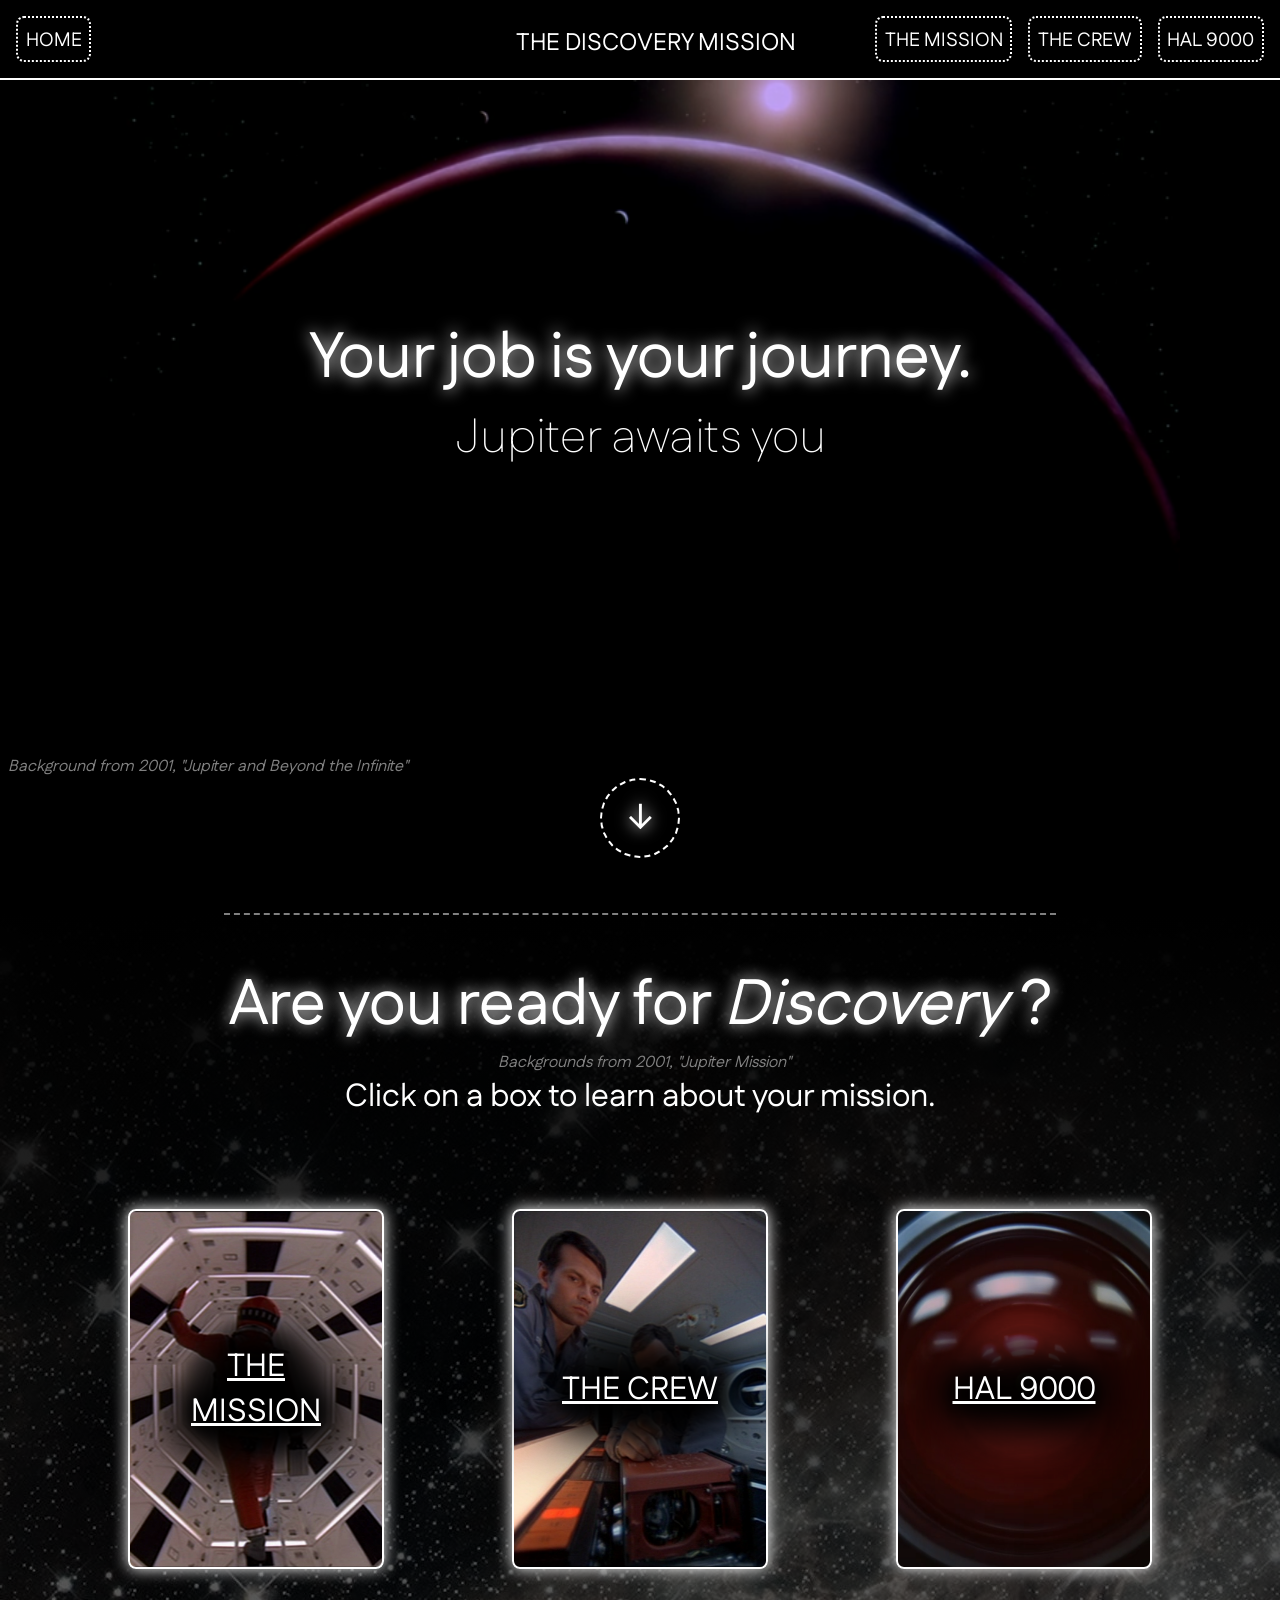
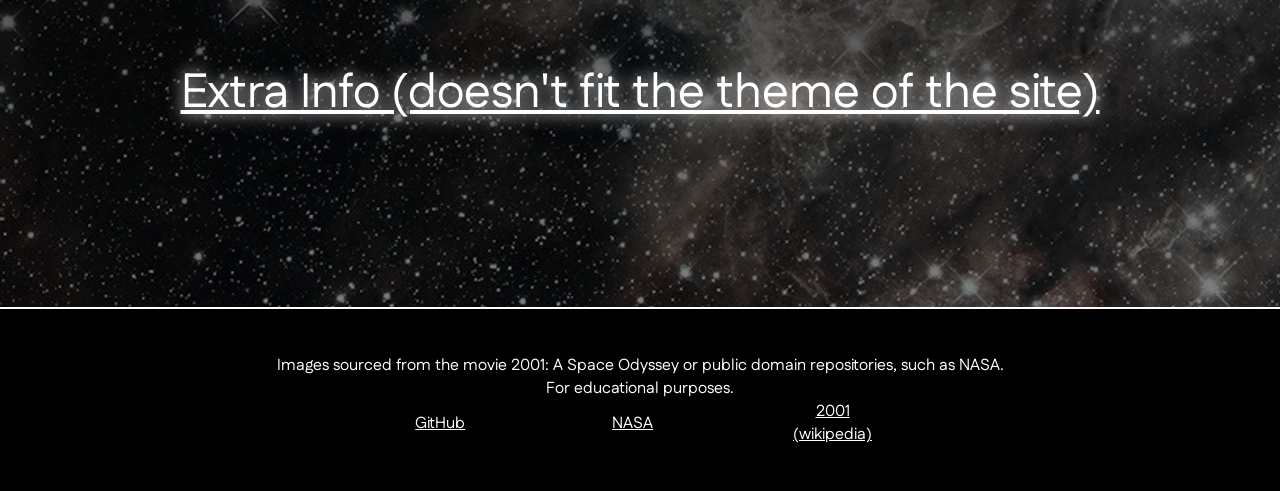
<file: index.html>
<!DOCTYPE html>
<html>
     <head lang="en">
          <meta charset="utf-8">
          <link href="css/theme.css" rel="stylesheet">
          <link href="css/gen.css" rel="stylesheet">
          <link href="css/home.css" rel="stylesheet">
     </head>
     <body>
          <div class="vbox">

               <!-- Top bar -->
               <div class="hbox p8px mh64px" id="top-bar">
                    <div class="flex1 hbox">
                         <a href="index.html" class="topbar-item"><p>HOME</p></a>
                    </div>
                    <p class="flex1 align-center topbar-item" id="top-bar-label">THE DISCOVERY MISSION</p>
                    <div class="hbox" id="topbar-right">
                         <a href="hal9000.html" class="topbar-item"><p>HAL 9000</p></a>
                         <a href="crew.html" class="topbar-item"><p>THE CREW</p></a>
                         <a href="mission.html" class="topbar-item"><p>THE MISSION</p></a>
                    </div>
               </div>

               <!-- Main page content -->
               <div id="main-page">
                    <div class="vbox align-center h75vh p8px pt10vh w100vw" id="main-page">
                         <h1 id="slogan" class="text-anchor-bottom mt25vh glow">Your job is your journey.</h1>
                         <h2 id="subtitle" class="text-anchor-top weight200">Jupiter awaits you</h2>
                    </div>
                    <p class="image-credit">Background from 2001, "Jupiter and Beyond the Infinite"</p>
               </div>
               
               <!-- an arrow  -->
               <div class="align-center w100vw h15vh">
                    <button onclick="window.scrollTo({top: 1000, behavior: 'smooth'});" id="go-down" class="glow"><p>↓</p></button>
               </div>
               
               <!-- The extra information -->
               <div id="content" class="align-center w100vw pb20vh">
                    <h1 id="ready-for-discovery" class="align-center glow">Are you ready for <italic>Discovery</italic> ?</h1>
                    <p class="image-credit">Backgrounds from 2001, "Jupiter Mission"</p>
                    <h3>Click on a box to learn about your mission.</h3>
                    <div class="hbox align-center mt10vh pl5vw pr5vw">
                         <div class="primary-panel flex1 h40vh ml5vw mr5vw" id="primary-mission">
                              <a href="mission.html">THE MISSION</a>
                         </div>
                         <div class="primary-panel flex1 h40vh ml5vw mr5vw" id="primary-crew">
                              <a href="crew.html">THE CREW</a>
                         </div>
                         <div class="primary-panel flex1 h40vh ml5vw mr5vw" id="primary-hal">
                              <a href="hal9000.html">HAL 9000</a>
                         </div>
                    </div>
                    <a href="extra.html"><h2 class="glow mt10vh">Extra Info (doesn't fit the theme of the site)</h2></a>
               </div>
               
               <!-- credits and stuff -->
               <div id="credits" class="w100vw pt5vh pb5vh align-center vbox">
                    <p class="flex1">Images sourced from the movie 2001: A Space Odyssey or public domain repositories, such as NASA.<br>
                    For educational purposes.</p>
                    <div id="links" class="hbox align-center">
                         <a href="https://github.com/nixii/2001-discovery" class="flex1 ml5vw mr5vw">GitHub</a>
                         <a href="https://nasa.gov" class="flex1 ml5vw mr5vw">NASA</a>
                         <a href="https://en.wikipedia.org/wiki/2001:_A_Space_Odyssey" class="flex1 ml5vw mr5vw">2001 (wikipedia)</a>
                    </div>
               </div>
          </div>
     </body>
</html>
</file>
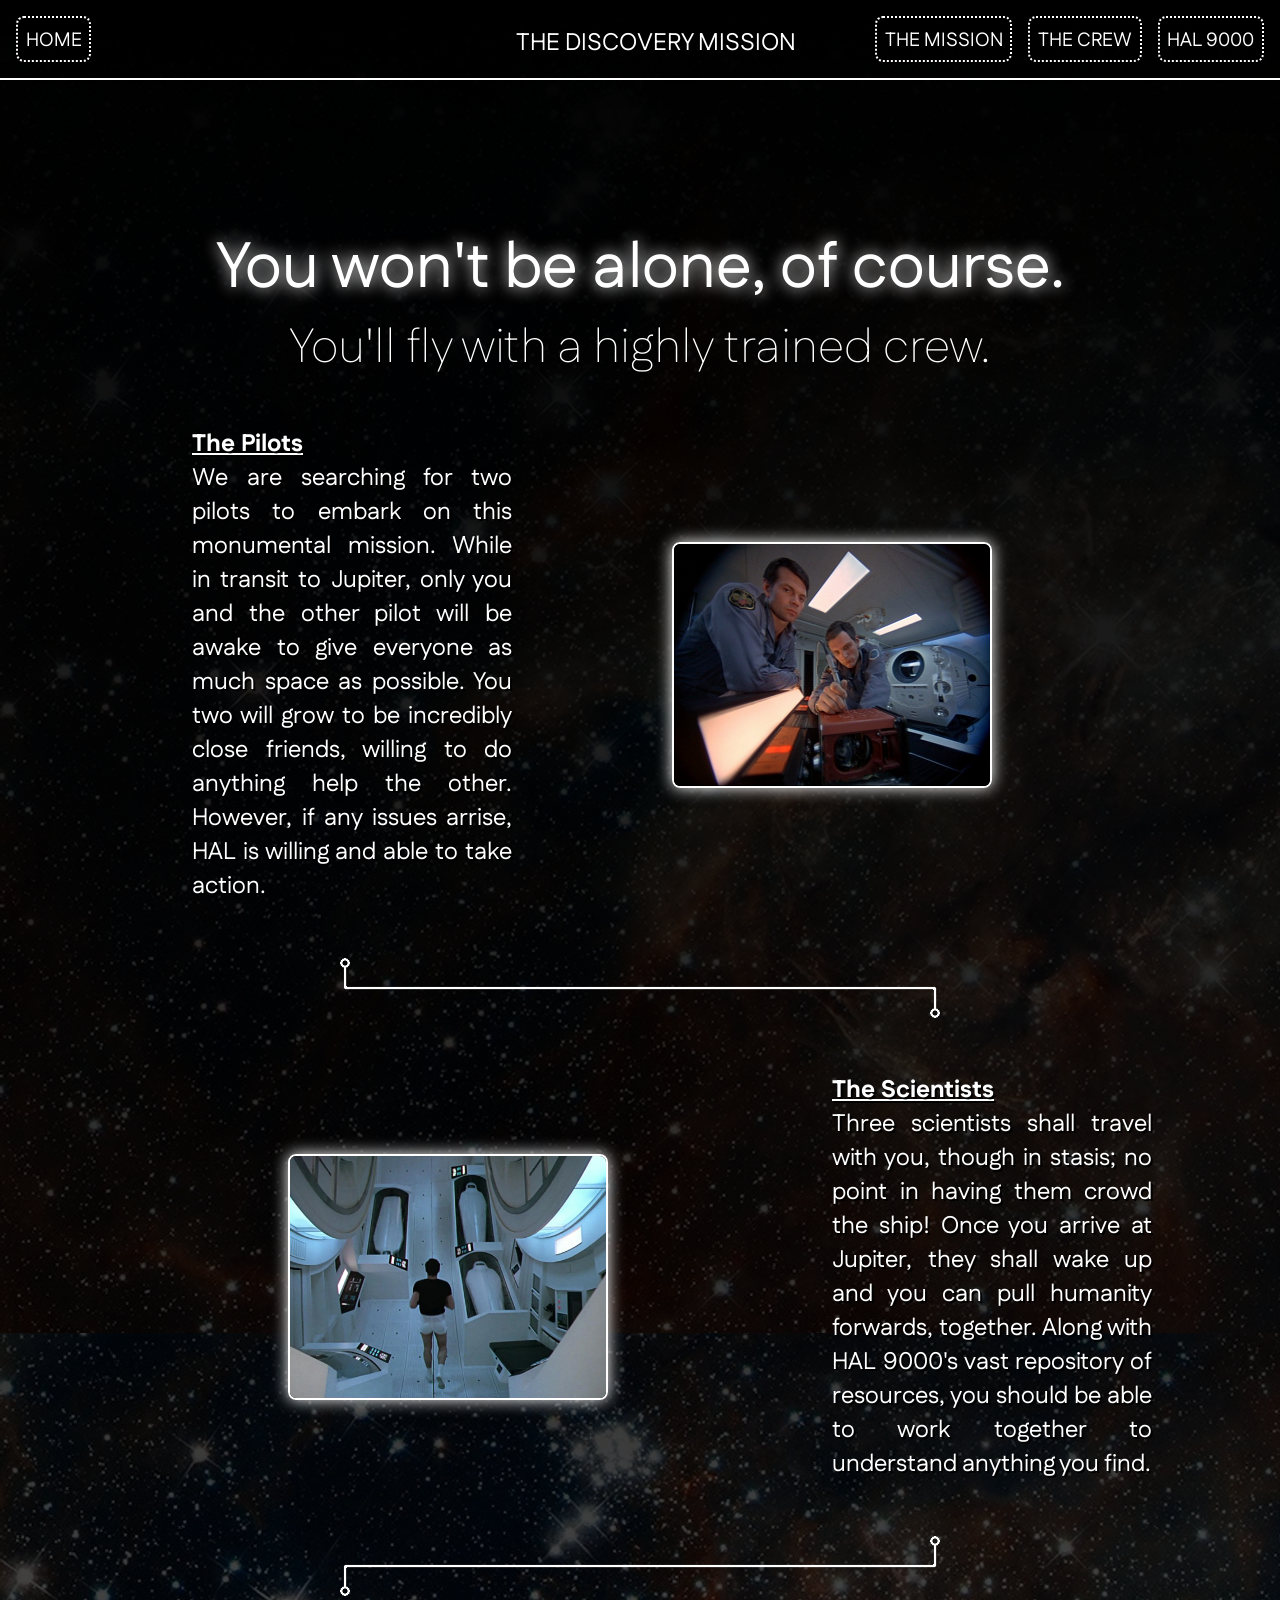
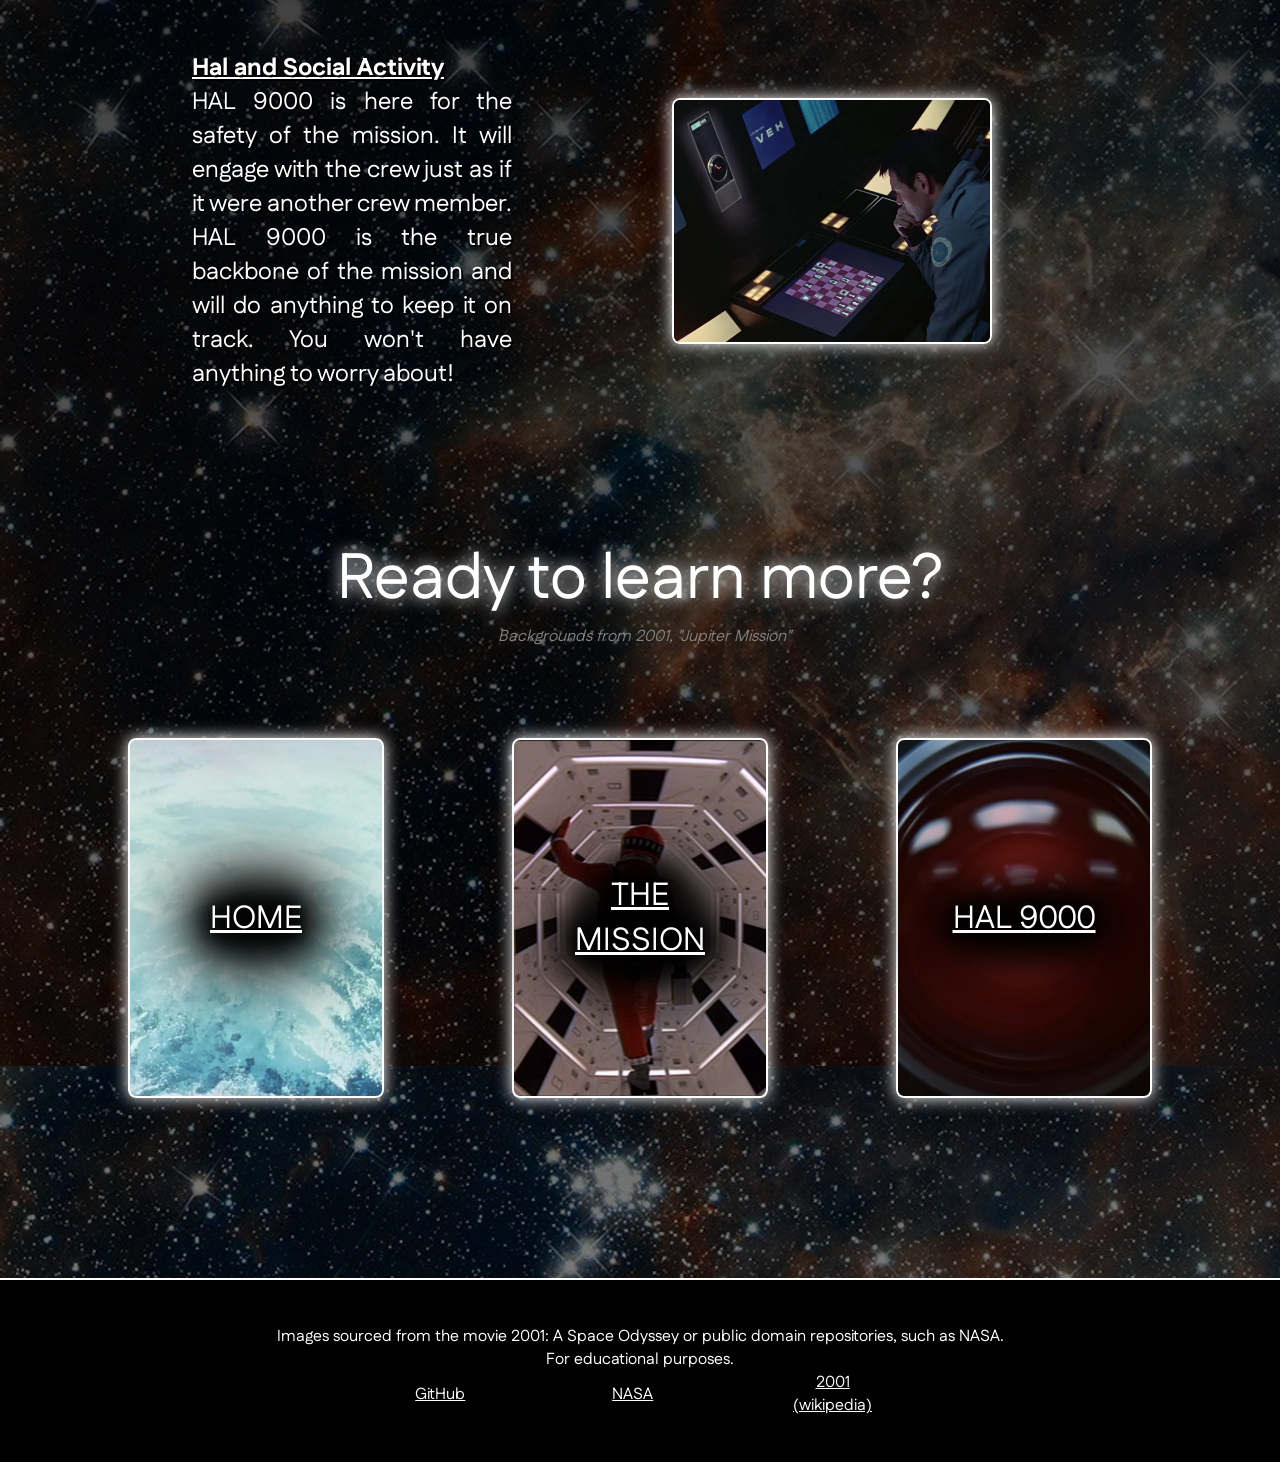
<file: crew.html>
<!DOCTYPE html>
<html>
     <head lang="en">
          <meta charset="utf-8">
          <link href="css/theme.css" rel="stylesheet">
          <link href="css/gen.css" rel="stylesheet">
          <link href="css/mission.css" rel="stylesheet">
     </head>
     <body>
          <div class="vbox" id="column">
               <div id="ignore"></div>

               <!-- Top bar -->
               <div class="hbox p8px mh64px" id="top-bar">
                    <div class="flex1 hbox">
                         <a href="index.html" class="topbar-item"><p>HOME</p></a>
                    </div>
                    <p class="flex1 align-center topbar-item" id="top-bar-label">THE DISCOVERY MISSION</p>
                    <div class="hbox" id="topbar-right">
                         <a href="hal9000.html" class="topbar-item"><p>HAL 9000</p></a>
                         <a href="crew.html" class="topbar-item"><p>THE CREW</p></a>
                         <a href="mission.html" class="topbar-item"><p>THE MISSION</p></a>
                    </div>
               </div>

               <!-- Main page content -->
               <div class="vbox ml10vw mr10vw p8px pt10vh w800vw align-center" id="main-page">
                    <h1 id="slogan" class="text-anchor-bottom mt15vh glow">You won't be alone, of course.</h1>
                    <h2 id="subtitle" class="text-anchor-top weight200 mb5vh">You'll fly with a highly trained crew.</h2>
                    <div class="hbox w80vw mb5vh">
                         <p class="flex1 font-size-1-5em ml5vw justified textshadow">
                              <span style="font-weight: 1000;text-decoration: underline;">The Pilots</span><br>
                              We are searching for two pilots to embark on this 
                              monumental mission. While in transit to Jupiter, 
                              only you and the other pilot will be awake to give 
                              everyone as much space as possible. You two will 
                              grow to be incredibly close friends, willing to do 
                              anything help the other. However, if any issues 
                              arrise, HAL is willing and able to take action.
                         </p>
                         <div class="flex2 section-image"><img src="img/crew.png"></div>
                    </div>

                    <!-- Talk about how the scientists are in stasis -->
                    <img class="w50vw mb5vh" src="img/sep-lr.png">
                    <div class="hbox w80vw mb5vh">
                         <div class="flex2 section-image"><img src="img/stasis.png"></div>
                         <p class="flex1 font-size-1-5em ml5vw justified textshadow">
                              <span style="font-weight: 1000;text-decoration: underline;">The Scientists</span><br>
                              Three scientists shall travel with you, though in
                              stasis; no point in having them crowd the ship! 
                              Once you arrive at Jupiter, they shall wake up and 
                              you can pull humanity forwards, together. Along
                              with HAL 9000's vast repository of resources, you 
                              should be able to work together to understand
                              anything you find.
                         </p>
                    </div>

                    <!-- talk about the social aspects -->
                    <img class="w50vw mb5vh" src="img/sep-rl.png">
                    <div class="hbox w80vw mb5vh">
                         <p class="flex1 font-size-1-5em ml5vw justified textshadow">
                              <span style="font-weight:1000;text-decoration:underline;">Hal and Social Activity</span><br>
                              HAL 9000 is here for the safety of the mission. It
                              will engage with the crew just as if it were
                              another crew member. HAL 9000 is the true backbone
                              of the mission and will do anything to keep it on
                              track. You won't have anything to worry about!
                         </p>
                         <div class="flex2 section-image"><img src="img/chess.png"></div>
                    </div>
               </div>

               <!-- The extra information -->
               <div id="content" class="align-center w100vw pb20vh pt10vh">
                    <h1 id="ready-for-discovery" class="align-center glow">Ready to learn more?</h1>
                    <p class="image-credit">Backgrounds from 2001, "Jupiter Mission"</p>
                    <div class="hbox align-center mt10vh pl5vw pr5vw">
                         <div class="primary-panel flex1 h40vh ml5vw mr5vw" id="primary-home">
                              <a href="index.html">HOME</a>
                         </div>
                         <div class="primary-panel flex1 h40vh ml5vw mr5vw" id="primary-mission">
                              <a href="mission.html">THE MISSION</a>
                         </div>
                         <div class="primary-panel flex1 h40vh ml5vw mr5vw" id="primary-hal">
                              <a href="hal9000.html">HAL 9000</a>
                         </div>
                    </div>
               </div>
               
               <!-- credits and stuff -->
               <div id="credits" class="w100vw pt5vh pb5vh align-center vbox">
                    <p class="flex1">Images sourced from the movie 2001: A Space Odyssey or public domain repositories, such as NASA.<br>
                    For educational purposes.</p>
                    <div id="links" class="hbox align-center">
                         <a href="https://github.com/nixii/2001-discovery" class="flex1 ml5vw mr5vw">GitHub</a>
                         <a href="https://nasa.gov" class="flex1 ml5vw mr5vw">NASA</a>
                         <a href="https://en.wikipedia.org/wiki/2001:_A_Space_Odyssey" class="flex1 ml5vw mr5vw">2001 (wikipedia)</a>
                    </div>
               </div>
          </div>
     </body>
</html>
</file>
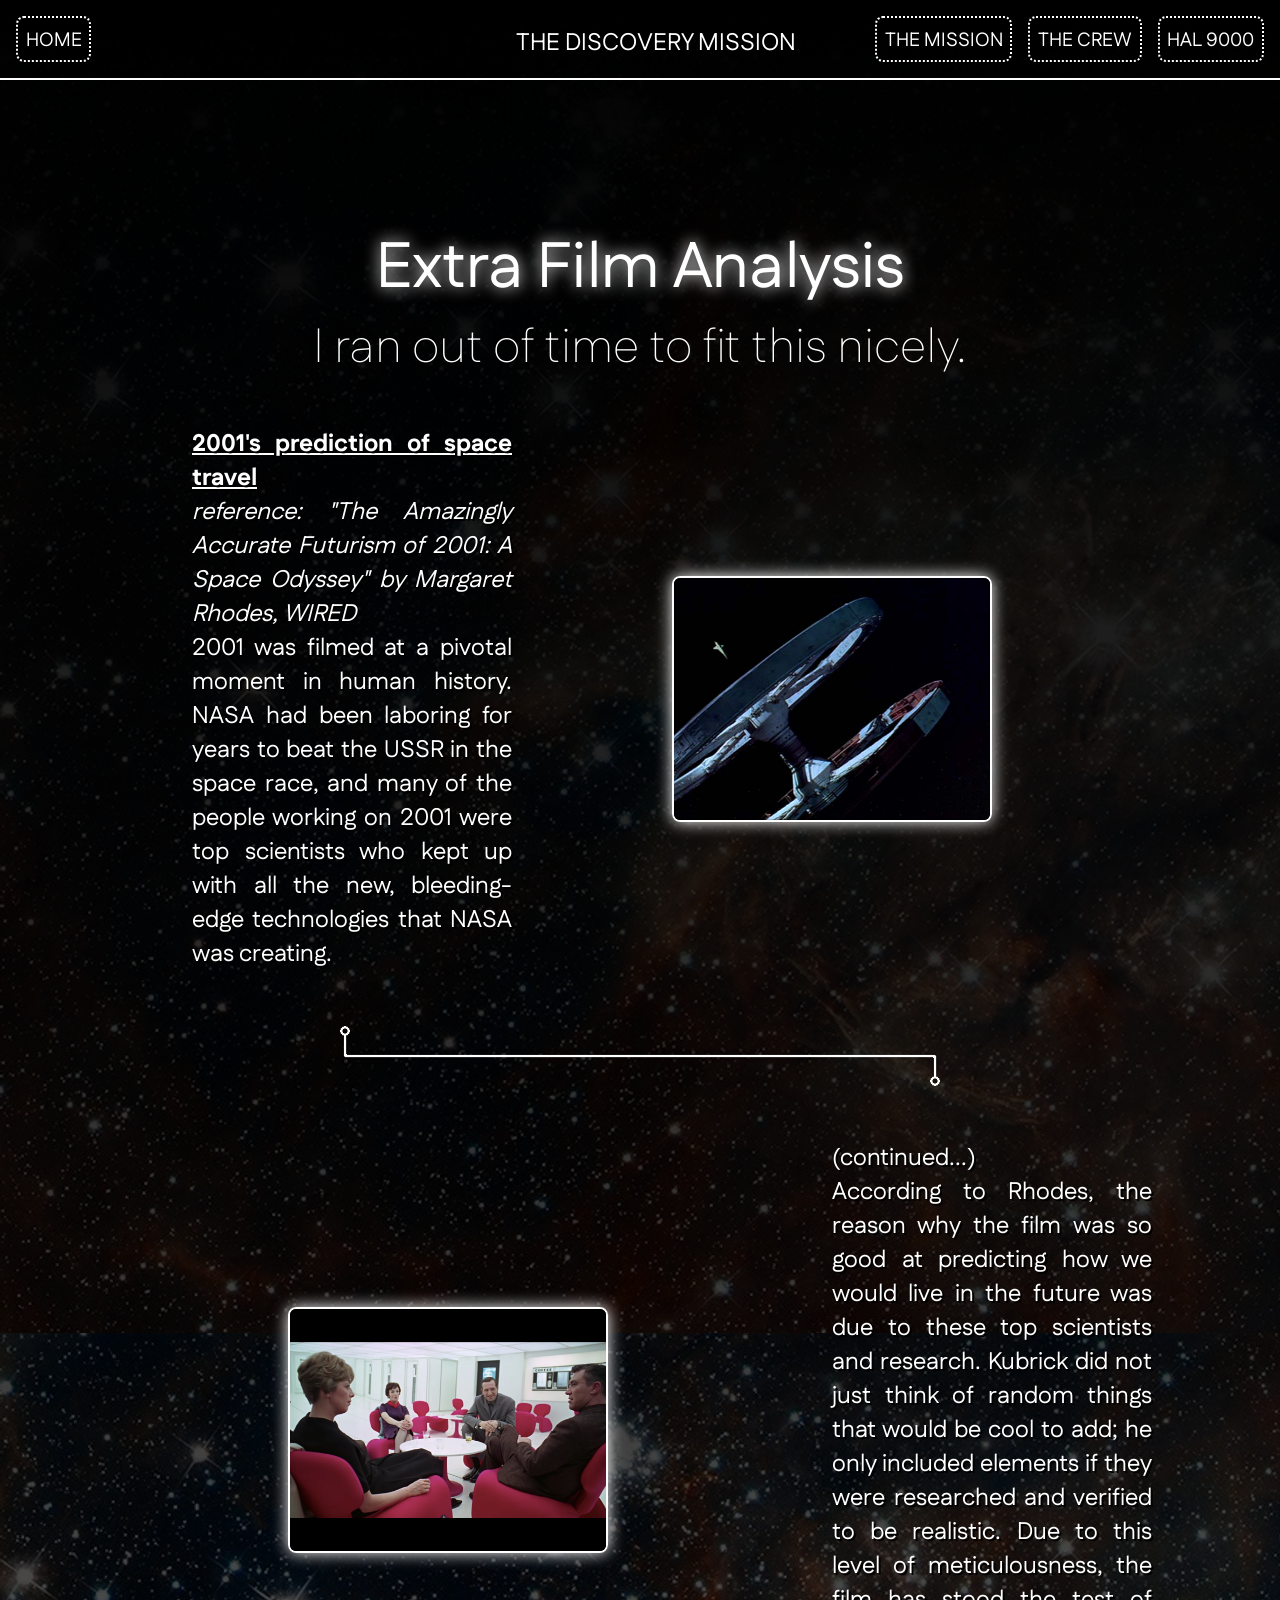
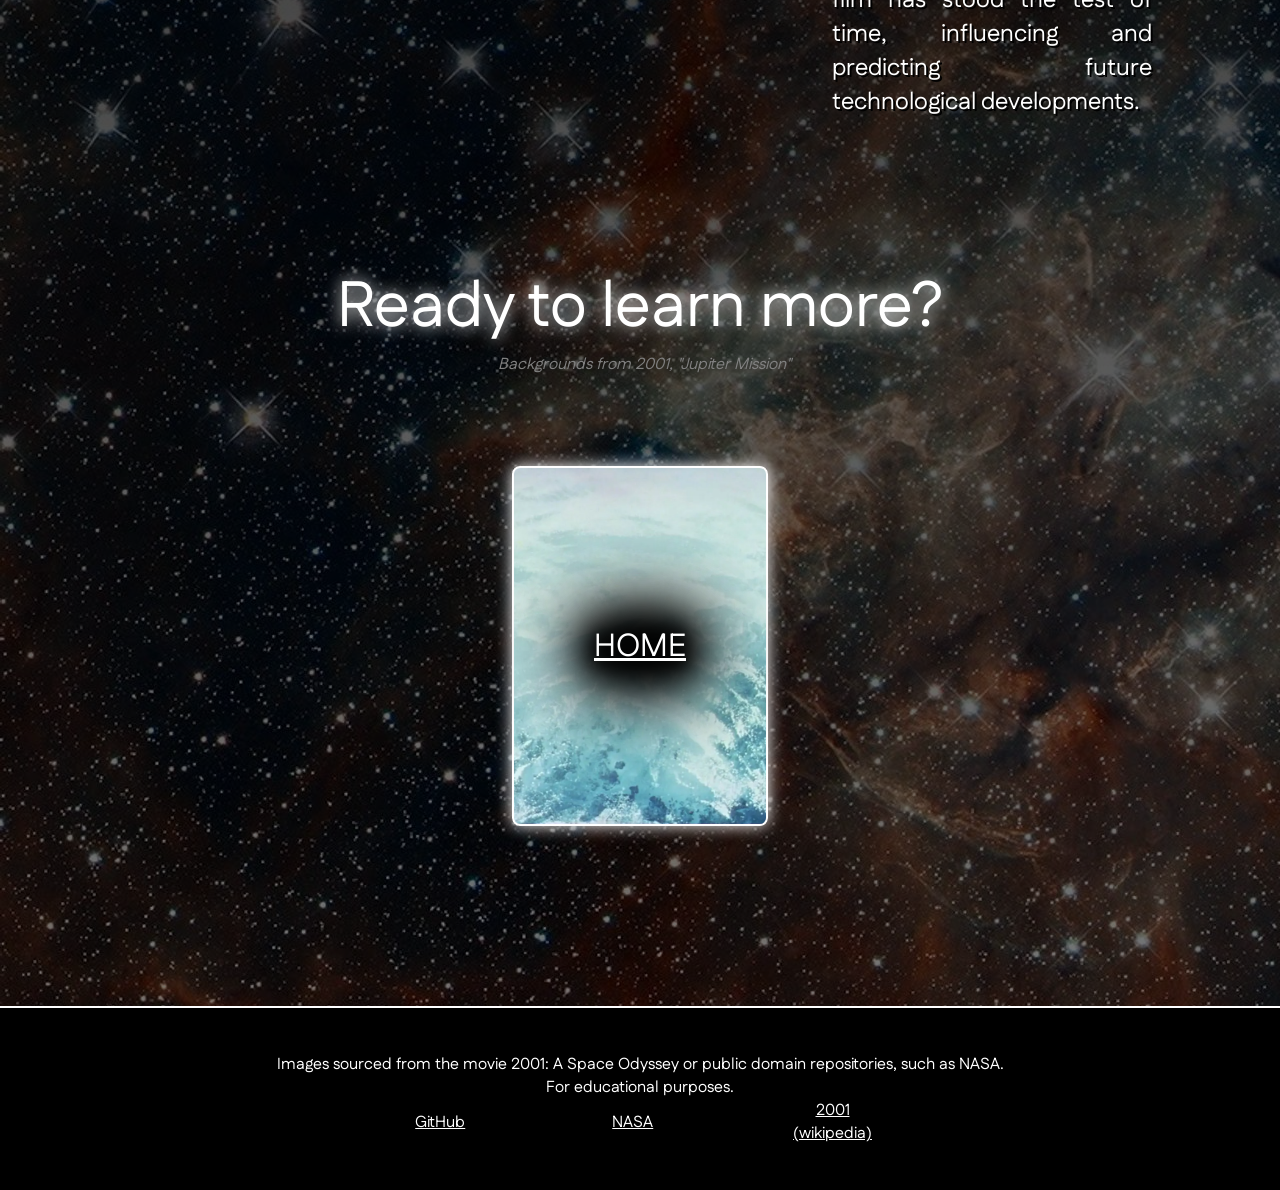
<file: extra.html>
<!DOCTYPE html>
<html>
     <head lang="en">
          <meta charset="utf-8">
          <link href="css/theme.css" rel="stylesheet">
          <link href="css/gen.css" rel="stylesheet">
          <link href="css/mission.css" rel="stylesheet">
     </head>
     <body>
          <div class="vbox" id="column">
               <div id="ignore"></div>

               <!-- Top bar -->
               <div class="hbox p8px mh64px" id="top-bar">
                    <div class="flex1 hbox">
                         <a href="index.html" class="topbar-item"><p>HOME</p></a>
                    </div>
                    <p class="flex1 align-center topbar-item" id="top-bar-label">THE DISCOVERY MISSION</p>
                    <div class="hbox" id="topbar-right">
                         <a href="hal9000.html" class="topbar-item"><p>HAL 9000</p></a>
                         <a href="crew.html" class="topbar-item"><p>THE CREW</p></a>
                         <a href="mission.html" class="topbar-item"><p>THE MISSION</p></a>
                    </div>
               </div>
     
               <!-- Main page content -->
               <div class="vbox ml10vw mr10vw p8px pt10vh w800vw align-center" id="main-page">
                    <h1 id="slogan" class="text-anchor-bottom mt15vh glow">Extra Film Analysis</h1>
                    <h2 id="subtitle" class="text-anchor-top weight200 mb5vh">I ran out of time to fit this nicely.</h2>
                    <div class="hbox w80vw mb5vh">
                         <p class="flex1 font-size-1-5em ml5vw justified textshadow">
                              <span style="font-weight: 1000;text-decoration: underline;">2001's prediction of space travel</span><br>
                              <!-- TODO -->
                              <italic>reference: "The Amazingly Accurate Futurism of 2001: A Space Odyssey" by Margaret Rhodes, WIRED</italic><br>
                              2001 was filmed at a pivotal moment in human history.
                              NASA had been laboring for years to beat the USSR
                              in the space race, and many of the people working
                              on 2001 were top scientists who kept up with all
                              the new, bleeding-edge technologies that NASA was
                              creating.
                         </p>
                         <div class="flex2 section-image"><img src="img/docking.jpg"></div>
                    </div>
                    <img class="w50vw mb5vh" src="img/sep-lr.png">
                    <div class="hbox w80vw mb5vh">
                         <div class="flex2 section-image"><img src="img/rumors.png"></div>
                         <p class="flex1 font-size-1-5em ml5vw justified textshadow">
                              <!-- TODO -->
                              (continued...)<br>
                              According to Rhodes, the reason why the film was so
                              good at predicting how we would live in the future
                              was due to these top scientists and research.
                              Kubrick did not just think of random things that
                              would be cool to add; he only included elements if
                              they were researched and verified to be realistic.
                              Due to this level of meticulousness, the film has
                              stood the test of time, influencing and predicting
                              future technological developments.
                         </p>
                    </div>
               </div>

               <!-- The extra information -->
               <div id="content" class="align-center w100vw pb20vh pt10vh">
                    <h1 id="ready-for-discovery" class="align-center glow">Ready to learn more?</h1>
                    <p class="image-credit">Backgrounds from 2001, "Jupiter Mission"</p>
                    <div class="hbox align-center mt10vh pl5vw pr5vw">
                         <div class="primary-panel h40vh ml35vw mr5vw w20vw" id="primary-home">
                              <a href="index.html">HOME</a>
                         </div>
                    </div>
               </div>
               
               <!-- credits and stuff -->
               <div id="credits" class="w100vw pt5vh pb5vh align-center vbox">
                    <p class="flex1">Images sourced from the movie 2001: A Space Odyssey or public domain repositories, such as NASA.<br>
                    For educational purposes.</p>
                    <div id="links" class="hbox align-center">
                         <a href="https://github.com/nixii/2001-discovery" class="flex1 ml5vw mr5vw">GitHub</a>
                         <a href="https://nasa.gov" class="flex1 ml5vw mr5vw">NASA</a>
                         <a href="https://en.wikipedia.org/wiki/2001:_A_Space_Odyssey" class="flex1 ml5vw mr5vw">2001 (wikipedia)</a>
                    </div>
               </div>
          </div>
     </body>
</html>
</file>
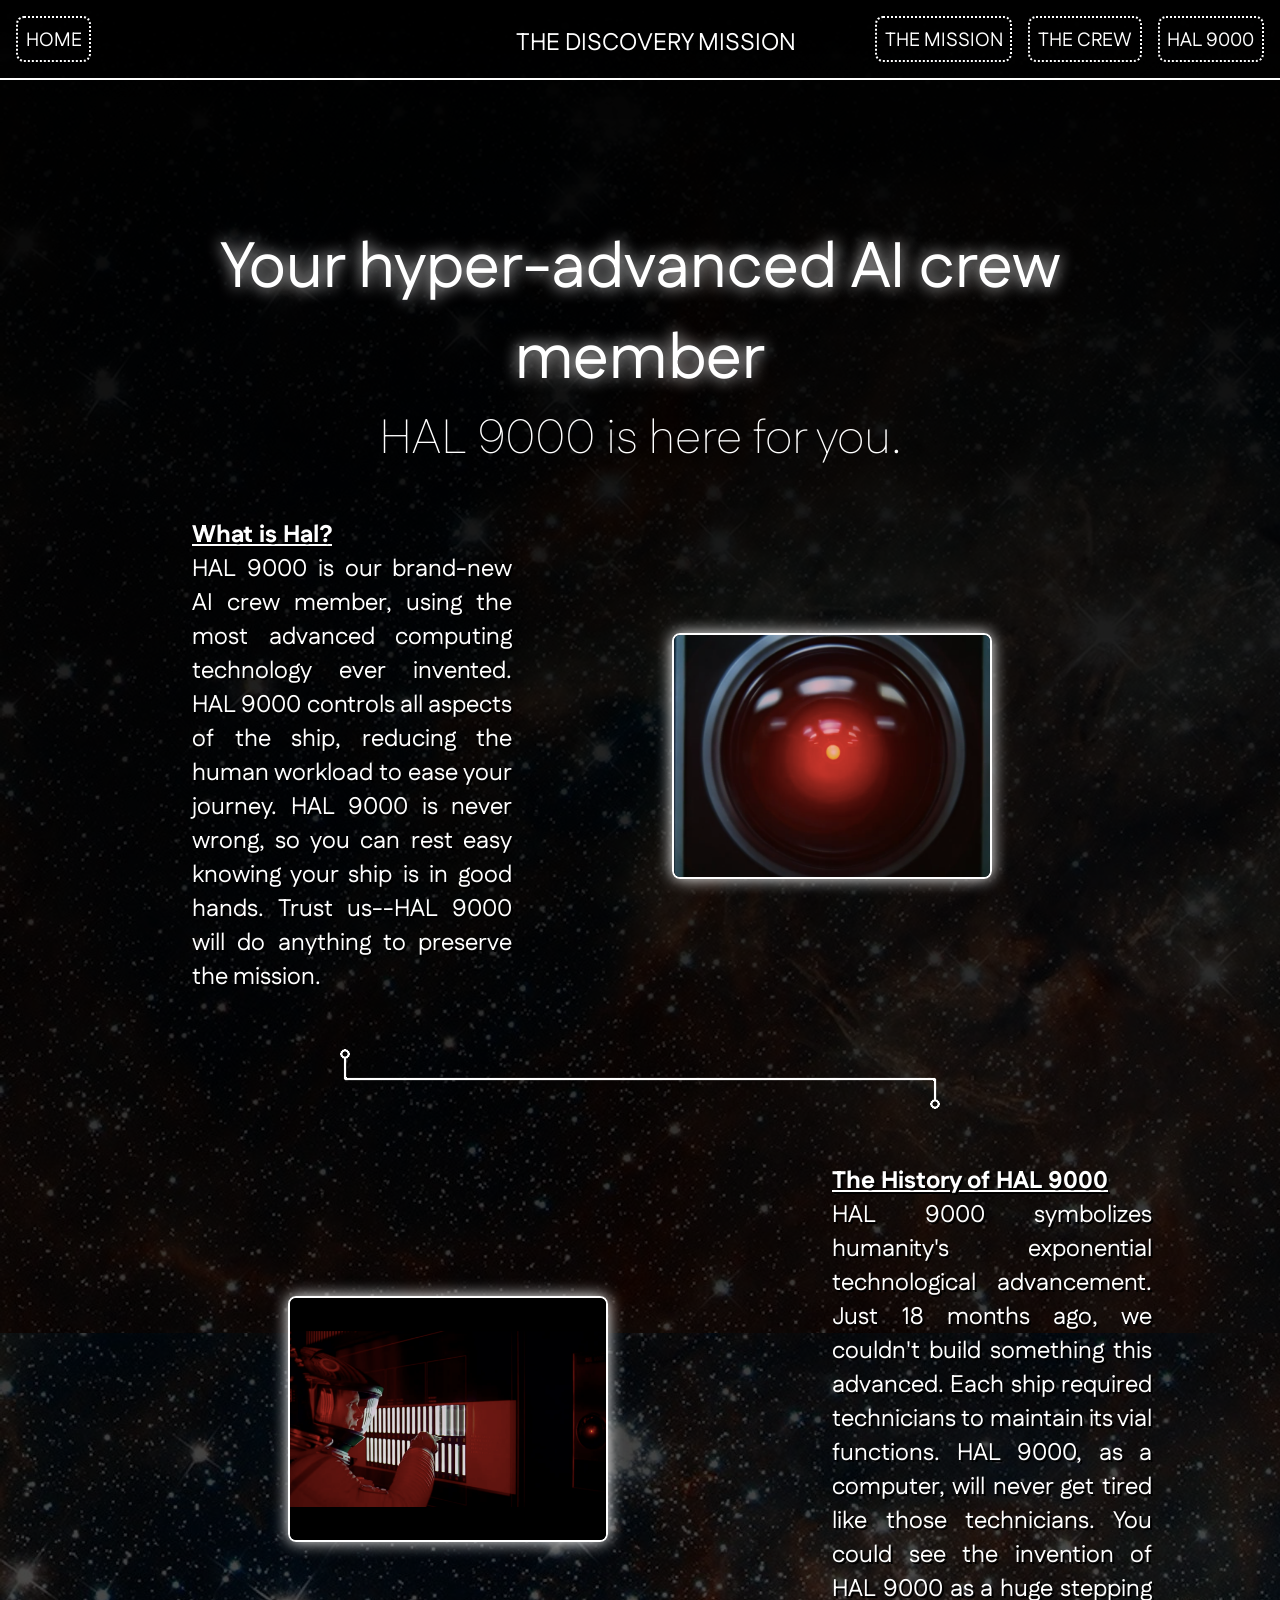
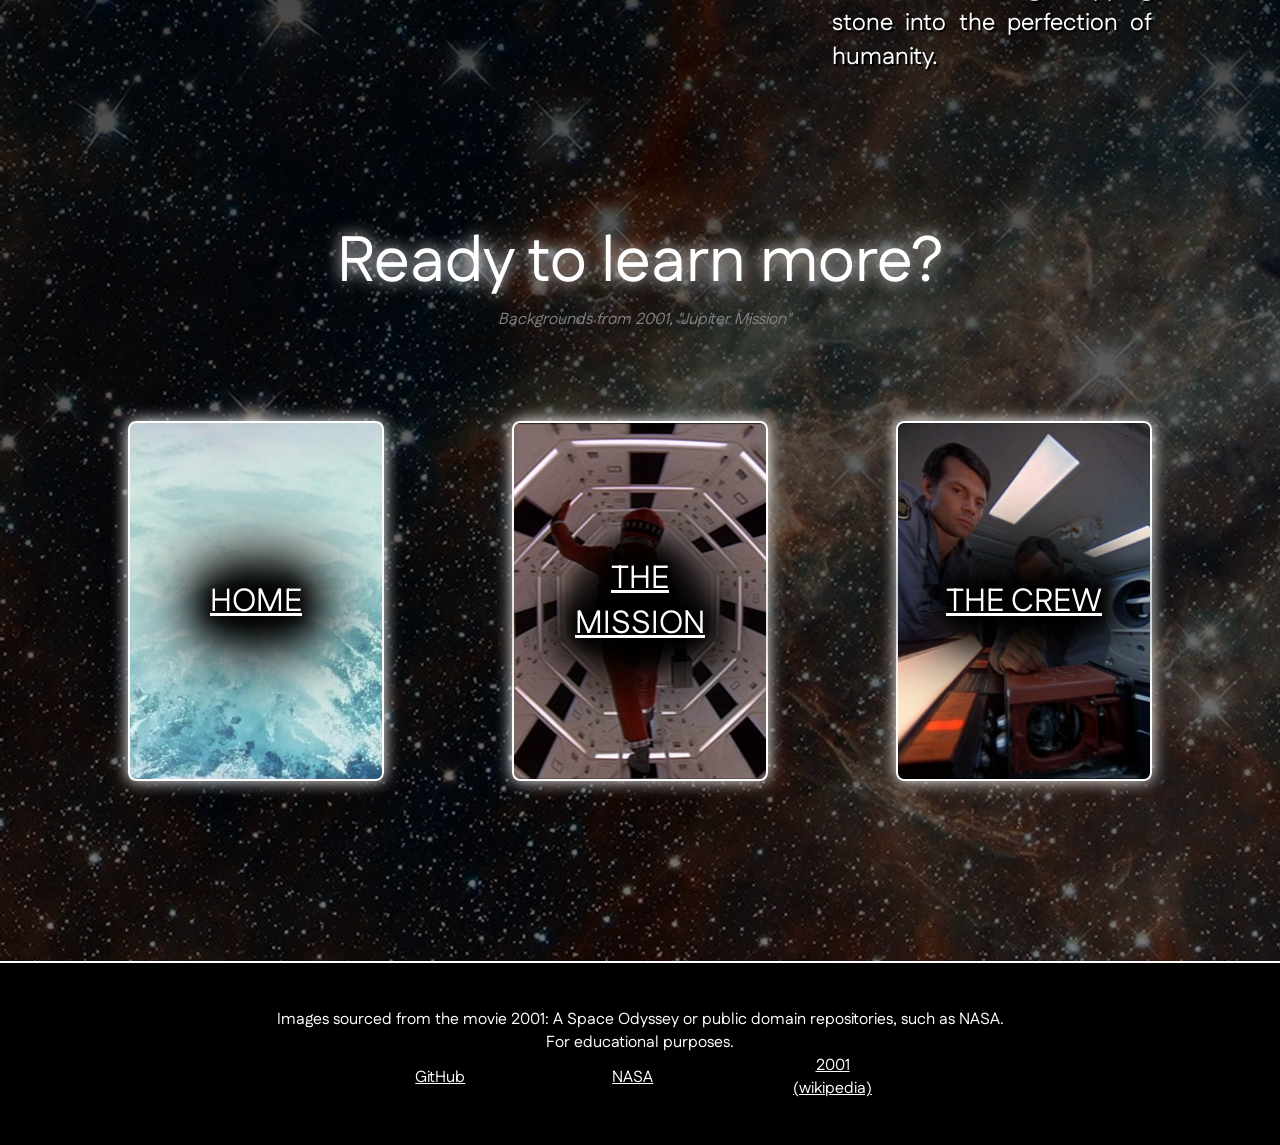
<file: hal9000.html>
<!DOCTYPE html>
<html>
     <head lang="en">
          <meta charset="utf-8">
          <link href="css/theme.css" rel="stylesheet">
          <link href="css/gen.css" rel="stylesheet">
          <link href="css/mission.css" rel="stylesheet">
     </head>
     <body>
          <div class="vbox" id="column">
               <div id="ignore"></div>

               <!-- Top bar -->
               <div class="hbox p8px mh64px" id="top-bar">
                    <div class="flex1 hbox">
                         <a href="index.html" class="topbar-item"><p>HOME</p></a>
                    </div>
                    <p class="flex1 align-center topbar-item" id="top-bar-label">THE DISCOVERY MISSION</p>
                    <div class="hbox" id="topbar-right">
                         <a href="hal9000.html" class="topbar-item"><p>HAL 9000</p></a>
                         <a href="crew.html" class="topbar-item"><p>THE CREW</p></a>
                         <a href="mission.html" class="topbar-item"><p>THE MISSION</p></a>
                    </div>
               </div>

               <!-- Main page content -->
               <div class="vbox ml10vw mr10vw p8px pt10vh w800vw align-center" id="main-page">
                    <h1 id="slogan" class="text-anchor-bottom mt15vh glow">Your hyper-advanced AI crew member</h1>
                    <h2 id="subtitle" class="text-anchor-top weight200 mb5vh">HAL 9000 is here for you.</h2>
                    <div class="hbox w80vw mb5vh">
                         <p class="flex1 font-size-1-5em ml5vw justified textshadow">
                              <span style="font-weight: 1000;text-decoration: underline;">What is Hal?</span><br>
                              HAL 9000 is our brand-new AI crew member, using the
                              most advanced computing technology ever invented.
                              HAL 9000 controls all aspects of the ship, reducing
                              the human workload to ease your journey. HAL 9000
                              is never wrong, so you can rest easy knowing your
                              ship is in good hands. Trust us--HAL 9000 will do
                              anything to preserve the mission.
                         </p>
                         <div class="flex2 section-image"><img src="img/hal9000.png"></div>
                    </div>
                    <img class="w50vw mb5vh" src="img/sep-lr.png">
                    <div class="hbox w80vw mb5vh">
                         <div class="flex2 section-image"><img src="img/disconnect.png"></div>
                         <p class="flex1 font-size-1-5em ml5vw justified textshadow">
                              <span style="font-weight: 1000;text-decoration: underline;">The History of HAL 9000</span><br>
                              HAL 9000 symbolizes humanity's exponential
                              technological advancement. Just 18 months ago, we
                              couldn't build something this advanced. Each ship
                              required technicians to maintain its vial functions.
                              HAL 9000, as a computer, will never get tired like
                              those technicians. You could see the invention of
                              HAL 9000 as a huge stepping stone into the
                              perfection of humanity.
                         </p>
                    </div>
               </div>

               <!-- The extra information -->
               <div id="content" class="align-center w100vw pb20vh pt10vh">
                    <h1 id="ready-for-discovery" class="align-center glow">Ready to learn more?</h1>
                    <p class="image-credit">Backgrounds from 2001, "Jupiter Mission"</p>
                    <div class="hbox align-center mt10vh pl5vw pr5vw">
                         <div class="primary-panel flex1 h40vh ml5vw mr5vw" id="primary-home">
                              <a href="index.html">HOME</a>
                         </div>
                         <div class="primary-panel flex1 h40vh ml5vw mr5vw" id="primary-mission">
                              <a href="mission.html">THE MISSION</a>
                         </div>
                         <div class="primary-panel flex1 h40vh ml5vw mr5vw" id="primary-crew">
                              <a href="crew.html">THE CREW</a>
                         </div>
                    </div>
               </div>
               
               <!-- credits and stuff -->
               <div id="credits" class="w100vw pt5vh pb5vh align-center vbox">
                    <p class="flex1">Images sourced from the movie 2001: A Space Odyssey or public domain repositories, such as NASA.<br>
                    For educational purposes.</p>
                    <div id="links" class="hbox align-center">
                         <a href="https://github.com/nixii/2001-discovery" class="flex1 ml5vw mr5vw">GitHub</a>
                         <a href="https://nasa.gov" class="flex1 ml5vw mr5vw">NASA</a>
                         <a href="https://en.wikipedia.org/wiki/2001:_A_Space_Odyssey" class="flex1 ml5vw mr5vw">2001 (wikipedia)</a>
                    </div>
               </div>
          </div>
     </body>
</html>
</file>
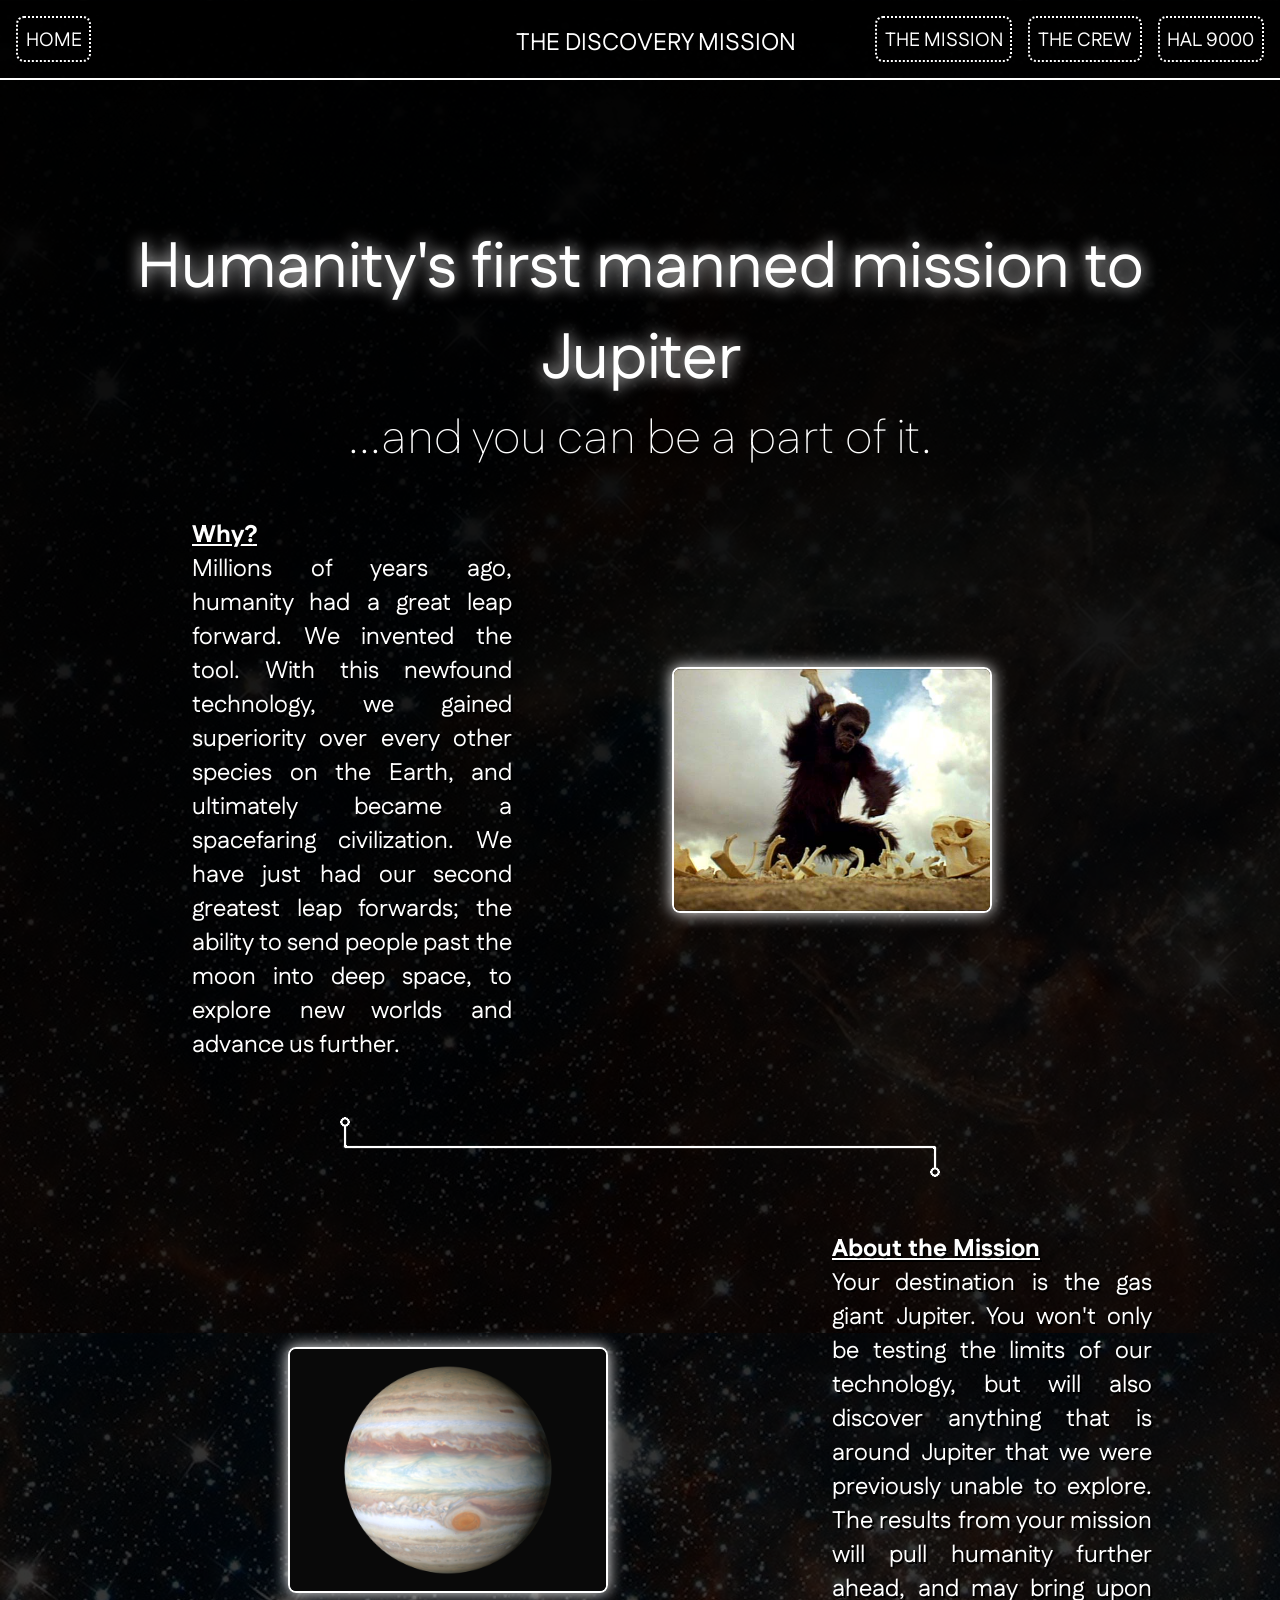
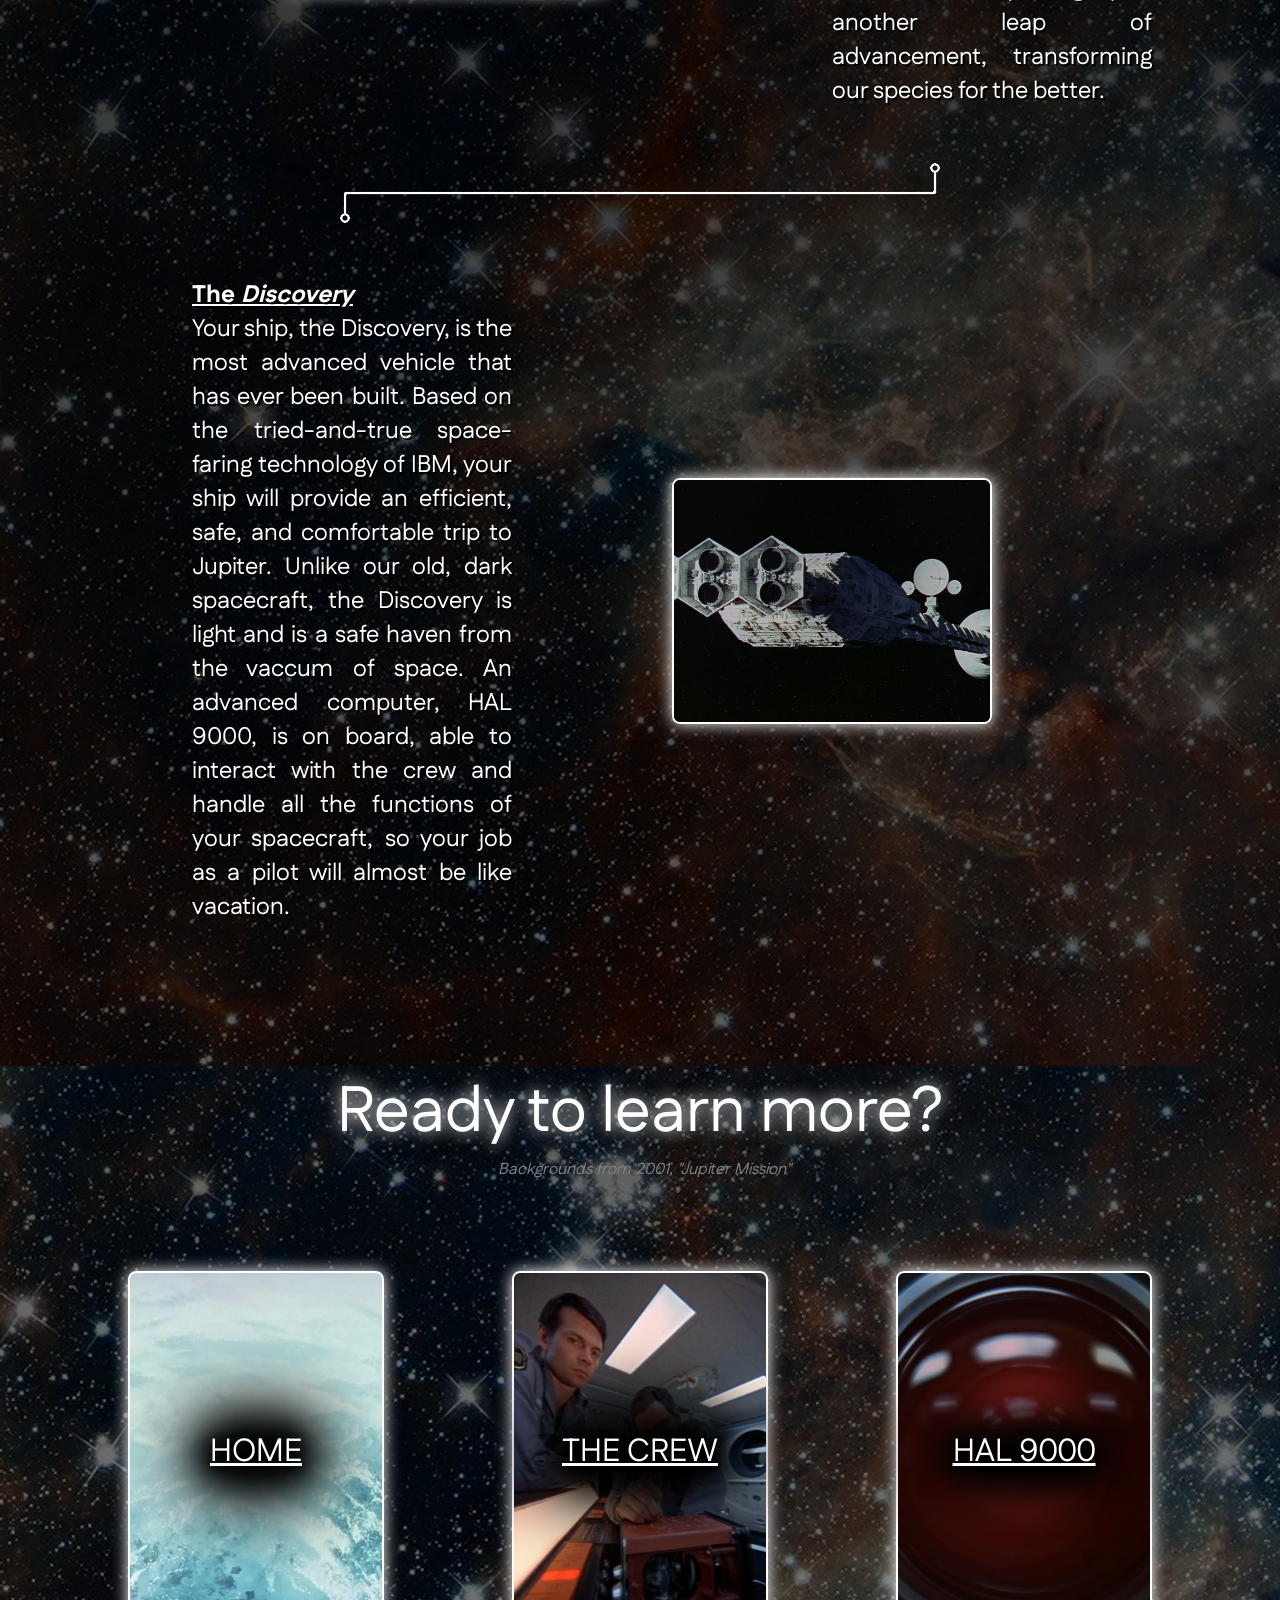
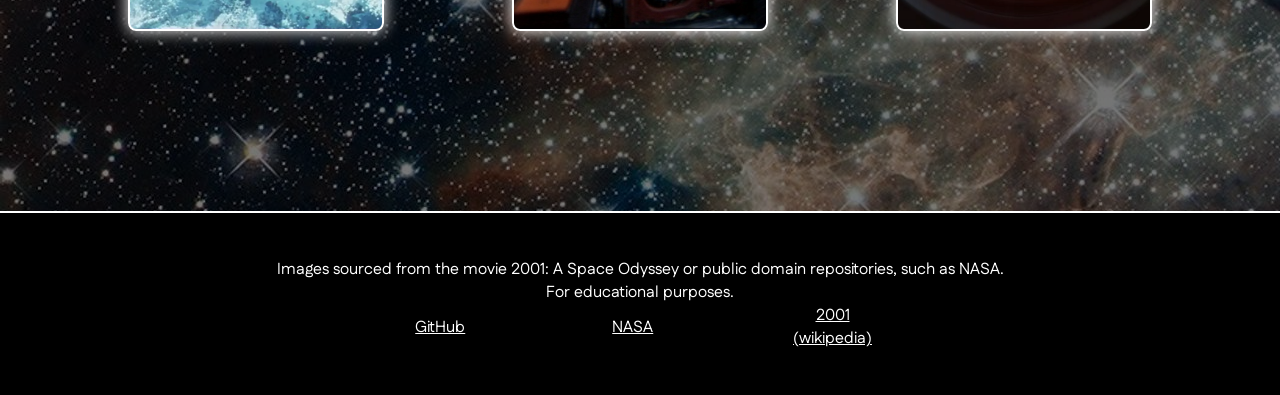
<file: mission.html>
<!DOCTYPE html>
<html>
     <head lang="en">
          <meta charset="utf-8">
          <link href="css/theme.css" rel="stylesheet">
          <link href="css/gen.css" rel="stylesheet">
          <link href="css/mission.css" rel="stylesheet">
     </head>
     <body>
          <div class="vbox" id="column">
               <div id="ignore"></div>

               <!-- Top bar -->
               <div class="hbox p8px mh64px" id="top-bar">
                    <div class="flex1 hbox">
                         <a href="index.html" class="topbar-item"><p>HOME</p></a>
                    </div>
                    <p class="flex1 align-center topbar-item" id="top-bar-label">THE DISCOVERY MISSION</p>
                    <div class="hbox" id="topbar-right">
                         <a href="hal9000.html" class="topbar-item"><p>HAL 9000</p></a>
                         <a href="crew.html" class="topbar-item"><p>THE CREW</p></a>
                         <a href="mission.html" class="topbar-item"><p>THE MISSION</p></a>
                    </div>
               </div>

               <!-- Main page content -->
               <div class="vbox ml10vw mr10vw p8px pt10vh w800vw align-center" id="main-page">
                    <h1 id="slogan" class="text-anchor-bottom mt15vh glow">Humanity's first manned mission to Jupiter</h1>
                    <h2 id="subtitle" class="text-anchor-top weight200 mb5vh">...and you can be a part of it.</h2>
                    <div class="hbox w80vw mb5vh">
                         <p class="flex1 font-size-1-5em ml5vw justified textshadow">
                              <span style="font-weight: 1000;text-decoration: underline;">Why?</span><br>
                              Millions of years ago, humanity had a great leap 
                              forward. We invented the tool. With this newfound 
                              technology, we gained superiority over every other 
                              species on the Earth, and ultimately became a 
                              spacefaring civilization. We have just had our 
                              second greatest leap forwards; the ability to send 
                              people past the moon into deep space, to explore 
                              new worlds and advance us further.
                         </p>
                         <div class="flex2 section-image"><img src="img/bone.jpg"></div>
                    </div>
                    <img class="w50vw mb5vh" src="img/sep-lr.png">
                    <div class="hbox w80vw mb5vh">
                         <div class="flex2 section-image"><img src="img/Jupiter.png"></div>
                         <p class="flex1 font-size-1-5em ml5vw justified textshadow">
                              <span style="font-weight: 1000;text-decoration: underline;">About the Mission</span><br>
                              Your destination is the gas giant Jupiter. You 
                              won't only be testing the limits of our 
                              technology, but will also discover anything that 
                              is around Jupiter that we were previously unable 
                              to explore. The results from your mission will 
                              pull humanity further ahead, and may bring upon 
                              another leap of advancement, transforming our 
                              species for the better.
                         </p>
                    </div>
                    <img class="w50vw mb5vh" src="img/sep-rl.png">
                    <div class="hbox w80vw mb5vh">
                         <p class="flex1 font-size-1-5em ml5vw justified textshadow">
                              <span style="font-weight:1000;text-decoration:underline;">The <span style="font-style:italic;font-weight:1000;">Discovery</span></span><br>
                              Your ship, the Discovery, is the most advanced 
                              vehicle that has ever been built. Based on the 
                              tried-and-true space-faring technology of IBM, 
                              your ship will provide an efficient, safe, and 
                              comfortable trip to Jupiter. Unlike our old, dark 
                              spacecraft, the Discovery is light and is a safe 
                              haven from the vaccum of space. An advanced 
                              computer, HAL 9000, is on board, able to interact 
                              with the crew and handle all the functions of your 
                              spacecraft, so your job as a pilot will almost be 
                              like vacation.
                         </p>
                         <div class="flex2 section-image"><img src="img/the_discovery.png"></div>
                    </div>
               </div>

               <!-- The extra information -->
               <div id="content" class="align-center w100vw pb20vh pt10vh">
                    <h1 id="ready-for-discovery" class="align-center glow">Ready to learn more?</h1>
                    <p class="image-credit">Backgrounds from 2001, "Jupiter Mission"</p>
                    <div class="hbox align-center mt10vh pl5vw pr5vw">
                         <div class="primary-panel flex1 h40vh ml5vw mr5vw" id="primary-home">
                              <a href="index.html">HOME</a>
                         </div>
                         <div class="primary-panel flex1 h40vh ml5vw mr5vw" id="primary-crew">
                              <a href="crew.html">THE CREW</a>
                         </div>
                         <div class="primary-panel flex1 h40vh ml5vw mr5vw" id="primary-hal">
                              <a href="hal9000.html">HAL 9000</a>
                         </div>
                    </div>
               </div>
               
               <!-- credits and stuff -->
               <div id="credits" class="w100vw pt5vh pb5vh align-center vbox">
                    <p class="flex1">Images sourced from the movie 2001: A Space Odyssey or public domain repositories, such as NASA.<br>
                    For educational purposes.</p>
                    <div id="links" class="hbox align-center">
                         <a href="https://github.com/nixii/2001-discovery" class="flex1 ml5vw mr5vw">GitHub</a>
                         <a href="https://nasa.gov" class="flex1 ml5vw mr5vw">NASA</a>
                         <a href="https://en.wikipedia.org/wiki/2001:_A_Space_Odyssey" class="flex1 ml5vw mr5vw">2001 (wikipedia)</a>
                    </div>
               </div>
          </div>
     </body>
</html>
</file>
<file: css/theme.css>
@import url('https://fonts.googleapis.com/css2?family=Open+Sans:ital,wght@0,300..800;1,300..800&display=swap');
@import url('https://fonts.googleapis.com/css2?family=Montserrat:ital,wght@0,100..900;1,100..900&display=swap');
@import url('https://fonts.googleapis.com/css2?family=Fustat:wght@200..800&display=swap');

:root {
     --bg: rgb(0, 0, 0);
     --bg2: rgb(30, 30, 60);
     --fg: rgb(255, 255, 255);
}

* {
     font-family: "Fustat", "Montserrat", "Open Sans", monospace;
     color: var(--fg);
     box-sizing: border-box;
     margin: 0px;
     font-weight: 400;
}

h1 {
     font-size: 4em;
}
h2 {
     font-size: 3em;
}
h3 {
     font-size: 2em;
}

body, html {
     background-color: var(--bg); 
}

.align-center {
     margin: auto;
     text-align: center;
     align-items: center;
}
.align-right {
     text-align: right;
}

.vbox {
     display: flex;
     flex-direction: column;
     gap: 0px;
}
.hbox {
     display: flex;
     flex-direction: row;
     gap: 0px;
}

.flex1 { flex: 1; }
.flex2 { flex: 2; }
.flex4 { flex: 4; }
.flex8 { flex: 8; }

.h10vh { height: 10vh; }
.h15vh { height: 15vh; }
.h20vh { height: 20vh; }
.h30vh { height: 30vh; }
.h40vh { height: 40vh; }
.h50vh { height: 50vh; }
.h60vh { height: 60vh; }
.h70vh { height: 70vh; }
.h75vh { height: 75vh; }
.h80vh { height: 80vh; }
.h90vh { height: 90vh; }
.h100vh { height: 100vh; }

.w10vw { width: 10vw; }
.w20vw { width: 20vw; }
.w30vw { width: 30vw; }
.w40vw { width: 40vw; }
.w50vw { width: 50vw; }
.w60vw { width: 60vw; }
.w70vw { width: 70vw; }
.w80vw { width: 80vw; }
.w90vw { width: 90vw; }
.w100vw { width: 100vw; }
.w100percent { width: 100%; }

.top20vh { top: 20vh; }

.mb5vh { margin-bottom: 5vh; }
.mt10vh { margin-top: 10vh; }
.mb10vh { margin-bottom: 10vh; }
.mt15vh { margin-top: 15vh; }
.mt20vh { margin-top: 20vh; }
.mt25vh { margin-top: 25vh; }
.mt30vh { margin-top: 30vh; }

.ml5vw { margin-left: 5vw; }
.mr5vw { margin-right: 5vw; }
.ml10vw { margin-left: 10vw; }
.mr10vw { margin-right: 10vw; }
.ml35vw { margin-left: 35vw; }

.pt5vh { padding-top: 5vh; }
.pb5vh { padding-bottom: 5vh; }
.pt10vh { padding-top: 10vh; }
.pb10vh { padding-bottom: 10vh; }

.pb20vh { padding-bottom: 20vh;}

.pl5vw { padding-left: 5vw; }
.pr5vw { padding-right: 5vw; }

.p8px { padding: 8px; }

.SHOW { background-color: red; color: blue; }

.text-anchor-bottom { text-anchor: bottom; }
.text-anchor-top { text-anchor: top; }

.mh64px { min-height: 64px; }

.font-size-large { font-size: large; }
.font-size-larger { font-size: larger; }

.font-size-1em { font-size: 1em; }
.font-size-1-5em { font-size: 1.5em; }
.font-size-2em { font-size: 2em; }

.justified { text-align: justify; }

.image-credit {
     color: gray;
     font-style: italic;
     margin-left: 8px;
}

.align-right { align-self: right; }

italic {
     font-style: italic;
}

.weight200 { font-weight: 200;}
.weight300 { font-weight: 300;}
.weight400 { font-weight: 400;}

.glow {
     text-shadow: 0 0 16px white;
}
</file>
<file: css/gen.css>
body, html {
     overflow-x: hidden;
}

#main-page {
     margin-top: 0px;
}

#top-bar {
     border-bottom: 2px solid white;
}

#top-bar-label {
     position: absolute;
     width: 100%;
     font-size: x-large;
}

#topbar-right {
     flex-direction: row-reverse;
}

.topbar-item {
     padding: 0.4em;
     font-size: 1.2em;
     margin: 8px;
     margin-left: 8px;
     margin-right: 8px;
}
a.topbar-item {
     border: 2px dotted white;
     z-index: 3;
     border-radius: 8px;
     text-decoration: none;
     transition-duration: 0.3s;
}

a.topbar-item:hover {
     padding: 0.2em;
     transition-duration: 0.3s;
}
a.topbar-item:hover > p {
     font-size: 1.3em;
     transition-duration: 0.3s;
     text-shadow: 0 0 16px white;
}
a.topbar-item > p {
     transition-duration: 0.3s;
     transform: translateY(5%);
}

#credits {
     border-top: 2px solid white;
     background-color: var(--bg);
}

.section-image > img {
     width: 25vw;
     aspect-ratio: 1.3/1;
     border: 2px solid white;
     object-fit: cover;
     margin: auto;
     box-shadow: 0 0 16px white;
     border-radius: 8px;
     transition-duration: 0.3s;
}

.section-image > img:hover {
     box-shadow: 0 0 64px white;
     transition-duration: 0.3s;
     transform: scale(110%);
}
.section-image {
     display: flex;
     border-radius: 8px;
}

.textshadow {
     text-shadow: 2px 2px 0px black;
}

.primary-panel {
     border: 2px solid white;
     display: flex;
     align-items: center;
     text-align: center;
     box-shadow: 0 0 16px rgba(255, 255, 255, 200);
     transition-duration: 0.3s;
     border-radius: 8px;
     background-repeat: none;
     background-position: center;
     background-size: auto 100%;
}
.primary-panel > a {
     width: 100%;
     font-size: 2em;
     filter:
          drop-shadow(0 0 8px black)
          drop-shadow(0 0 8px black)
          drop-shadow(0 0 16px black)
          drop-shadow(0 0 16px black)
          drop-shadow(0 0 32px black)
          drop-shadow(0 0 32px black);
     padding-top: 17vh;
     padding-bottom: 17vh;
     padding-left: 3vw;
     padding-right: 3vw;
}

.primary-panel:has(a:hover) {
     box-shadow: 0 0 96px rgba(255, 255, 255, 200);
     transform: scale(110%);
     transition-duration: 0.3s;
}


#primary-hal {
     background-image: url("../img/hal9000.png");
}
#primary-crew {
     background-image: url("../img/crew.png");
}
#primary-mission {
     background-image: url("../img/mission.png");
}
#primary-home {
     background-image: url("../img/earth.png");
}
</file>
<file: css/home.css>
#main-page {
     background-image: url("../img/main_page_image.png");
     background-size: 120vh;
     background-position-x: center;
     background-repeat: no-repeat;
}

#ready-for-discovery {
     border-top: 2px dashed gray;
     padding-top: 5vh;
     width: 65vw;
}

#go-down {
     padding: 16px;
     border-radius: 100%;
     color: var(--fg);
     background-color: var(--bg);
     border: 2px dashed white;
     font-size: 2.5em;
     height: 80px;
     aspect-ratio: 1;
     transition-duration: 0.3s;
}
#go-down:hover {
     background-color: var(--bg2);
     cursor: pointer;
     transition-duration: 0.3s;
     font-size: 4em;
     transform: translateY(30%);
}
#go-down > p {
     transform: translateY(-10%);
     transition-duration: 0.3s;
}
#go-down:hover > p {
     transform: translateY(-25%);
     transition-duration: 0.3s;
}

#content {
  position: relative;
  z-index: 0;
}

#content::before {
     content: "";
     position: absolute;
     inset: 0;
     
     background:
          linear-gradient(
               to top,
               rgba(0, 0, 0, 0.5),
               rgba(0, 0, 0, 1)
          ),
          url("../img/stars.png");
     
     filter: saturate(0.3);
     
     z-index: -1;
}
</file>
<file: css/mission.css>
#column {
     background:
          linear-gradient(
               to top,
               rgba(0, 0, 0, 0.5),
               rgba(0, 0, 0, 1)
          ),
          url("../img/stars.png");
}
</file>
